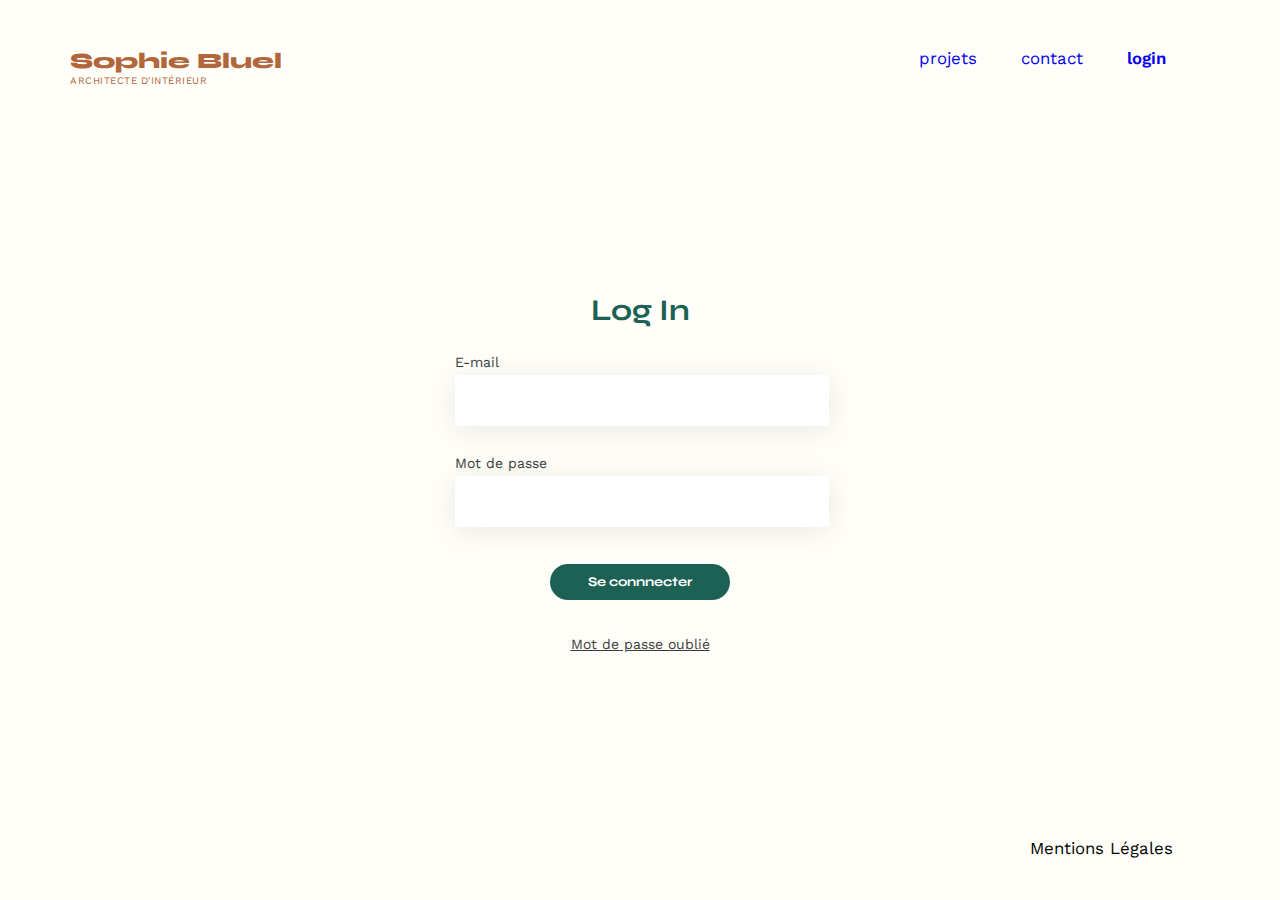
<file: login.html>
<!DOCTYPE html>
<html lang="fr">
  <head>
    <meta charset="UTF-8" />
    <title>Sophie Bluel - Architecte d'intérieur - login page</title>
    <meta name="viewport" content="width=device-width, initial-scale=1.0" />
    <link rel="preconnect" href="https://fonts.googleapis.com" />
    <link rel="preconnect" href="https://fonts.gstatic.com" crossorigin />
    <link
      href="https://fonts.googleapis.com/css2?family=Syne:wght@700;800&family=Work+Sans&display=swap"
      rel="stylesheet"
    />
    <meta name="description" content="" />
    <link
      rel="stylesheet"
      href="https://cdnjs.cloudflare.com/ajax/libs/font-awesome/6.2.1/css/all.min.css"
      integrity="sha512-MV7K8+y+gLIBoVD59lQIYicR65iaqukzvf/nwasF0nqhPay5w/9lJmVM2hMDcnK1OnMGCdVK+iQrJ7lzPJQd1w=="
      crossorigin="anonymous"
      referrerpolicy="no-referrer"
    />
    <link rel="stylesheet" href="./assets/css/style.css" />
    <link rel="stylesheet" href="./assets/css/login.css" />
    <link rel="stylesheet" href="./assets/css/edit.css" />
    <script src="./assets/js/login.js" defer></script>
  </head>

  <body>
    <div class="main-content fontWorkSans font-size14">
      <header class="display-flex space-between">
        <h1 class="display-flex flex-column fontSyne">
          Sophie Bluel
          <span class="fontWorkSans font-size10">Architecte d'intérieur</span>
        </h1>
        <nav>
          <ul class="display-flex align-center">
            <li><a href="./index.html#portfolio">projets</a></li>
            <li><a href="./index.html#contact">contact</a></li>
            <li>
              <a href="./login.html" class="font-weight-600">login</a>
            </li>
            <li><i class="fa-brands fa-instagram"></i></li>
          </ul>
        </nav>
      </header>
      <main>
        <section
          id="login"
          class="display-flex align-center flex-column text-align-center"
        >
          <h2 class="margin-bot30 margin-top100 fontSyne font-weight-700">
            Log In
          </h2>
          <form class="width-max formLogin">
            <label
              for="email"
              class="text-start margin-bot6 color-darkgrey display-block text-align-left"
              >E-mail</label
            >
            <input
              type="text"
              id="email"
              name="email"
              class="width-max height-49 shadow margin-bot30 border-none"
              required
            />
            <br />
            <label
              for="email"
              class="text-start margin-bot6 color-darkgrey display-block text-align-left"
              >Mot de passe</label
            >
            <input
              type="text"
              id="password"
              name="password"
              class="width-max height-49 shadow border-none"
              required
            />
            <br />
            <input
              type="submit"
              value="Se connnecter"
              class="btnSeConnecter border-none fontSyne font-weight-700 text-align-center backgroundGreen"
            />
          </form>
          <p class="color-darkgrey underline">Mot de passe oublié</p>
        </section>
      </main>
    </div>
    <footer>
      <nav>
        <ul class="fontWorkSans display-flex font-size14">
          <li>Mentions Légales</li>
        </ul>
      </nav>
    </footer>
    <!-- Popup d'erreur -->
    <div class="popupBackground display-none">
      <div
        class="popup justify-center font-weight-700 text-align-center align-center"
      >
        <p>Erreur dans l’identifiant ou le mot de passe</p>
      </div>
    </div>
  </body>
</html>
</file>
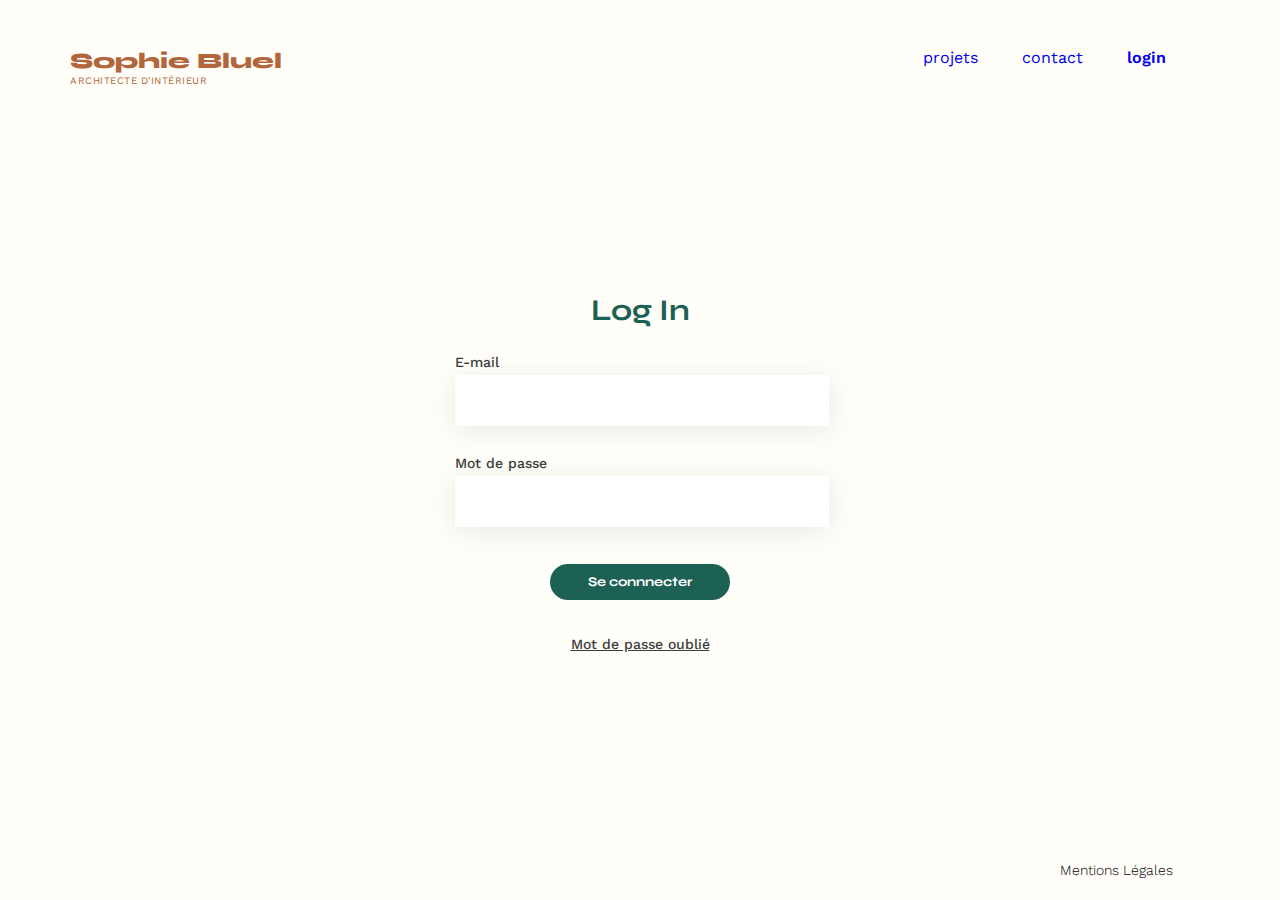
<file: FrontEnd/login.html>
<!DOCTYPE html>
<html lang="fr">
  <head>
    <meta charset="UTF-8" />
    <title>Sophie Bluel - Architecte d'intérieur - login page</title>
    <meta name="viewport" content="width=device-width, initial-scale=1.0" />
    <link rel="preconnect" href="https://fonts.googleapis.com" />
    <link rel="preconnect" href="https://fonts.gstatic.com" crossorigin />
    <link
      href="https://fonts.googleapis.com/css2?family=Syne:wght@700;800&family=Work+Sans&display=swap"
      rel="stylesheet"
    />
    <link
      href="https://fonts.googleapis.com/css2?family=Work+Sans:wght@300;500&display=swap"
      rel="stylesheet"
    />
    <meta name="description" content="" />
    <link
      rel="stylesheet"
      href="https://cdnjs.cloudflare.com/ajax/libs/font-awesome/6.2.1/css/all.min.css"
      integrity="sha512-MV7K8+y+gLIBoVD59lQIYicR65iaqukzvf/nwasF0nqhPay5w/9lJmVM2hMDcnK1OnMGCdVK+iQrJ7lzPJQd1w=="
      crossorigin="anonymous"
      referrerpolicy="no-referrer"
    />
    <link rel="stylesheet" href="./assets/css/style.css" />
    <link rel="stylesheet" href="./assets/css/login.css" />
    <link rel="stylesheet" href="./assets/css/edit.css" />
    <script type="module" src="./assets/js/login.js"></script>
  </head>

  <body>
    <div class="main-content fontWorkSans font-size14">
      <header class="display-flex space-between">
        <h1 class="display-flex flex-column fontSyne">
          Sophie Bluel
          <span class="fontWorkSans font-size10">Architecte d'intérieur</span>
        </h1>
        <nav>
          <ul class="display-flex align-center">
            <li><a href="./index.html#portfolio">projets</a></li>
            <li><a href="./index.html#contact">contact</a></li>
            <li>
              <a href="./login.html" class="font-weight-600">login</a>
            </li>
            <li><i class="fa-brands fa-instagram"></i></li>
          </ul>
        </nav>
      </header>
      <main>
        <section
          id="login"
          class="display-flex align-center flex-column text-align-center"
        >
          <h2 class="margin-bot30 margin-top100 fontSyne font-weight-700">
            Log In
          </h2>
          <form class="width-max formLogin">
            <label
              for="email"
              class="text-start margin-bot6 color-darkgrey display-block text-align-left font-weight-500"
              >E-mail</label
            >
            <input
              type="text"
              id="email"
              name="email"
              class="width-max height-49 shadow margin-bot30 border-none"
              required
            />
            <br />
            <label
              for="email"
              class="text-start margin-bot6 color-darkgrey display-block text-align-left font-weight-500"
              >Mot de passe</label
            >
            <input
              type="text"
              id="password"
              name="password"
              class="width-max height-49 shadow border-none"
              required
            />
            <br />
            <input
              type="submit"
              value="Se connnecter"
              class="btnSeConnecter border-none fontSyne font-weight-700 text-align-center backgroundGreen"
            />
          </form>
          <p class="color-darkgrey underline font-weight-500">
            Mot de passe oublié
          </p>
        </section>
      </main>
    </div>
    <footer>
      <nav>
        <ul class="display-flex align-center">
          <li class="fontWorkSans font-size14 font-weight-300">
            Mentions Légales
          </li>
        </ul>
      </nav>
    </footer>
    <!-- Popup d'erreur -->
    <div class="popupBackground display-none">
      <div
        class="popup justify-center font-weight-700 text-align-center align-center"
      >
        <p>Erreur dans l’identifiant ou le mot de passe</p>
      </div>
    </div>
  </body>
</html>
</file>
<file: assets/css/login.css>
html {
  position: relative;
  min-height: 100vh;
}

section {
  margin: auto;
  width: 370px;
}

input[type="text"] {
  font-size: 20px;
}

.main-content {
  margin-bottom: 60px;
}

footer {
  position: absolute;
  bottom: 0;
  width: 100%;
}

.popupBackground {
  position: fixed;
  z-index: 99999;
  top: 0;
  right: 0;
  bottom: 0;
  left: 0;
  background-color: rgba(212, 132, 132, 0.5);
}

.popup {
  position: absolute;
  top: 50%;
  left: 50%;
  transform: translate(-50%, -50%);
  width: 500px;
  padding: 20px;
  color: white;
  font-size: 24px;
  background-color: #000000;
  border-radius: 30px;
  z-index: 1;
}

.active {
  display: flex !important;
}

.errFormat {
  color: red;
  font-size: 16px;
}
</file>
<file: assets/css/edit.css>
.fontWorkSans {
  font-family: "Work Sans", serif;
}

.fontSyne {
  font-family: "Syne";
}

.font-size10 {
  font-size: 10px;
}

.font-size14 {
  font-size: 14px;
}

.font-size16 {
  font-size: 16px;
}

.font-size59 {
  font-size: 59px;
}

.font-weight-600 {
  font-weight: 600;
}

.font-weight-700 {
  font-weight: 700;
}

.text-align-center {
  text-align: center;
}

.text-align-left {
  text-align: left;
}

.display-flex {
  display: flex;
}

.display-flexImpotant {
  display: flex !important;
}

.display-inline {
  display: inline !important;
}

.display-none {
  display: none;
}

.display-block {
  display: block;
}

.flex-column {
  flex-direction: column;
}

.align-center {
  align-items: center;
}

.flex-end {
  align-items: end;
}

.space-between {
  justify-content: space-between;
}

.justify-center {
  justify-content: center;
}

.position-relative {
  position: relative;
}

.width-388 {
  width: 388px;
}

.width-420 {
  width: 420px;
}

.height-51 {
  height: 51px;
}

.padding-left-rigth-16 {
  padding: 0 16px 0 16px;
}

.zIndex0 {
  z-index: 0;
}

.height-170 {
  height: 170px;
}

.position-absolute {
  position: absolute;
}

.border-none {
  border: none;
}

.boxshadow9 {
  box-shadow: 0px 4px 14px rgba(0, 0, 0, 0.09);
}

.margin10Top20Bot {
  margin: 10px 0 20px 0;
}

.backgroundGreen {
  background-color: #1d6154;
}

.backgroungWhite {
  background-color: #ffffff;
}

.color444444 {
  color: #444444;
}

.color3D3D3D {
  color: #3d3d3d;
}

.color-darkgrey {
  color: #3d3d3d;
}

.underline {
  text-decoration: underline;
}

.width-max {
  width: 100%;
}

.height-49 {
  height: 49px;
}

.shadow {
  filter: drop-shadow(0px 4px 14px rgba(0, 0, 0, 0.09));
}

.margin-top100 {
  margin-top: 100px;
}

.margin-bot30 {
  margin-bottom: 30px;
}

.margin-bot6 {
  margin-bottom: 6px;
}

.border-none {
  border: none;
}
</file>
<file: FrontEnd/assets/css/login.css>
html {
  position: relative;
  min-height: 100vh;
}

section {
  margin: auto;
  width: 370px;
}

input[type="text"] {
  font-size: 20px;
}

.main-content {
  margin-bottom: 60px;
}

footer {
  position: absolute;
  bottom: 0;
  width: 100%;
}

.popupBackground {
  position: fixed;
  z-index: 99999;
  top: 0;
  right: 0;
  bottom: 0;
  left: 0;
  background-color: rgba(212, 132, 132, 0.5);
}

.popup {
  position: absolute;
  top: 50%;
  left: 50%;
  transform: translate(-50%, -50%);
  width: 500px;
  padding: 20px;
  color: white;
  font-size: 24px;
  background-color: #000000;
  border-radius: 30px;
  z-index: 1;
}

.active {
  display: flex !important;
}

.errFormat {
  color: red;
  font-size: 16px;
}
</file>
<file: FrontEnd/assets/css/edit.css>
.fontWorkSans {
  font-family: "Work Sans", serif;
}

.fontSyne {
  font-family: "Syne";
}

.font-size10 {
  font-size: 10px;
}

.font-size14 {
  font-size: 14px;
}

.font-size16 {
  font-size: 16px;
}

.font-size59 {
  font-size: 59px;
}

.font-weight-300 {
  font-weight: 300;
}

.font-weight-500 {
  font-weight: 500;
}

.font-weight-600 {
  font-weight: 600;
}

.font-weight-700 {
  font-weight: 700;
}

.text-align-center {
  text-align: center;
}

.text-align-left {
  text-align: left;
}

.display-flex {
  display: flex;
}

.display-flexImpotant {
  display: flex !important;
}

.display-inline {
  display: inline !important;
}

.display-none {
  display: none;
}

.display-block {
  display: block;
}

.flex-column {
  flex-direction: column;
}

.align-center {
  align-items: center;
}

.flex-end {
  align-items: end;
}

.space-between {
  justify-content: space-between;
}

.justify-center {
  justify-content: center;
}

.position-relative {
  position: relative;
}

.width-388 {
  width: 388px;
}

.width-420 {
  width: 420px;
}

.height-51 {
  height: 51px;
}

.padding-left-rigth-16 {
  padding: 0 16px 0 16px;
}

.zIndex0 {
  z-index: 0;
}

.height-170 {
  height: 170px;
}

.position-absolute {
  position: absolute;
}

.border-none {
  border: none;
}

.boxshadow9 {
  box-shadow: 0px 4px 14px rgba(0, 0, 0, 0.09);
}

.margin10Top20Bot {
  margin: 10px 0 20px 0;
}

.backgroundGreen {
  background-color: #1d6154;
}

.backgroungWhite {
  background-color: #ffffff;
}

.color444444 {
  color: #444444;
}

.color3D3D3D {
  color: #3d3d3d;
}

.color-darkgrey {
  color: #3d3d3d;
}

.underline {
  text-decoration: underline;
}

.width-max {
  width: 100%;
}

.height-49 {
  height: 49px;
}

.shadow {
  filter: drop-shadow(0px 4px 14px rgba(0, 0, 0, 0.09));
}

.margin-top100 {
  margin-top: 100px;
}

.margin-bot30 {
  margin-bottom: 30px;
}

.margin-bot6 {
  margin-bottom: 6px;
}

.border-none {
  border: none;
}
</file>
<file: assets/css/style.css>
/* http://meyerweb.com/eric/tools/css/reset/
   v2.0 | 20110126
   License: none (public domain)
*/

html,
body,
div,
span,
applet,
object,
iframe,
h1,
h2,
h3,
h4,
h5,
h6,
p,
blockquote,
pre,
a,
abbr,
acronym,
address,
big,
cite,
code,
del,
dfn,
em,
img,
ins,
kbd,
q,
s,
samp,
small,
strike,
strong,
sub,
sup,
tt,
var,
b,
u,
i,
center,
dl,
dt,
dd,
ol,
ul,
li,
fieldset,
form,
label,
legend,
table,
caption,
tbody,
tfoot,
thead,
tr,
th,
td,
article,
aside,
canvas,
details,
embed,
figure,
figcaption,
footer,
header,
hgroup,
menu,
nav,
output,
ruby,
section,
summary,
time,
mark,
audio,
video {
  margin: 0;
  padding: 0;
  border: 0;
  font-size: 100%;
  font: inherit;
  vertical-align: baseline;
}
/* HTML5 display-role reset for older browsers */
article,
aside,
details,
figcaption,
figure,
footer,
header,
hgroup,
menu,
nav,
section {
  display: block;
}
body {
  line-height: 1;
  background-color: #fffef8;
}
ol,
ul {
  list-style: none;
}
blockquote,
q {
  quotes: none;
}
blockquote:before,
blockquote:after,
q:before,
q:after {
  content: none;
}
table {
  border-collapse: collapse;
  border-spacing: 0;
}
/** end reset css**/
.main-content {
  max-width: 1140px;
  margin: auto;
}

/****** header ******/
header {
  margin: 50px 0 109px 0;
}

h1 {
  font-size: 22px;
  font-weight: 800;
  color: #b1663c;
}

h1 > span {
  font-weight: 400;
  letter-spacing: 0.05em;
  text-transform: uppercase;
  margin-top: 4px;
}

nav ul {
  list-style-type: none;
  gap: 44px;
}
nav li {
  font-size: 1.2em;
}
nav a {
  text-decoration: none;
}
nav a:hover {
  text-decoration: underline;
}
.navLogin {
  display: inline;
}

nav .fa-instagram {
  font-size: 23px;
}
/****** main ******/
main {
  max-width: 950px;
  margin: auto;
}

section {
  margin: 50px 0;
}

h2 {
  font-size: 30px;
  color: #1d6154;
}

input[type="submit"] {
  color: white;
  margin: 37px auto;
  height: 36px !important;
  width: 180px;
  border-radius: 60px;
}

input[type="submit"]:hover {
  cursor: pointer;
}

/****** footer ******/

footer nav ul {
  justify-content: flex-end;
  height: 60px;
  padding-right: 107px;
}
</file>
<file: FrontEnd/assets/css/style.css>
/* http://meyerweb.com/eric/tools/css/reset/
   v2.0 | 20110126
   License: none (public domain)
*/

html,
body,
div,
span,
applet,
object,
iframe,
h1,
h2,
h3,
h4,
h5,
h6,
p,
blockquote,
pre,
a,
abbr,
acronym,
address,
big,
cite,
code,
del,
dfn,
em,
img,
ins,
kbd,
q,
s,
samp,
small,
strike,
strong,
sub,
sup,
tt,
var,
b,
u,
i,
center,
dl,
dt,
dd,
ol,
ul,
li,
fieldset,
form,
label,
legend,
table,
caption,
tbody,
tfoot,
thead,
tr,
th,
td,
article,
aside,
canvas,
details,
embed,
figure,
figcaption,
footer,
header,
hgroup,
menu,
nav,
output,
ruby,
section,
summary,
time,
mark,
audio,
video {
  margin: 0;
  padding: 0;
  border: 0;
  font-size: 100%;
  font: inherit;
  vertical-align: baseline;
}
/* HTML5 display-role reset for older browsers */
article,
aside,
details,
figcaption,
figure,
footer,
header,
hgroup,
menu,
nav,
section {
  display: block;
}
body {
  line-height: 1;
  background-color: #fffef8;
}
ol,
ul {
  list-style: none;
}
blockquote,
q {
  quotes: none;
}
blockquote:before,
blockquote:after,
q:before,
q:after {
  content: none;
}
table {
  border-collapse: collapse;
  border-spacing: 0;
}
/** end reset css**/
.main-content {
  max-width: 1140px;
  margin: auto;
}

/****** header ******/
header {
  margin: 50px 0 109px 0;
}

h1 {
  font-size: 22px;
  font-weight: 800;
  color: #b1663c;
}

h1 > span {
  font-weight: 400;
  letter-spacing: 0.05em;
  text-transform: uppercase;
  margin-top: 4px;
}

nav ul {
  list-style-type: none;
  gap: 44px;
}
nav li {
  font-size: 16px;
}
nav a {
  text-decoration: none;
}
nav a:hover {
  text-decoration: underline;
}
.navLogin {
  display: inline;
}

nav .fa-instagram {
  font-size: 23px;
}
/****** main ******/
main {
  max-width: 950px;
  margin: auto;
}

section {
  margin: 50px 0;
}

h2 {
  font-size: 30px;
  color: #1d6154;
}

input[type="submit"] {
  color: white;
  margin: 37px auto;
  height: 36px !important;
  width: 180px;
  border-radius: 60px;
}

input[type="submit"]:hover {
  cursor: pointer;
}

/****** footer ******/

footer nav ul {
  justify-content: flex-end;
  height: 60px;
  padding-right: 107px;
}
</file>
